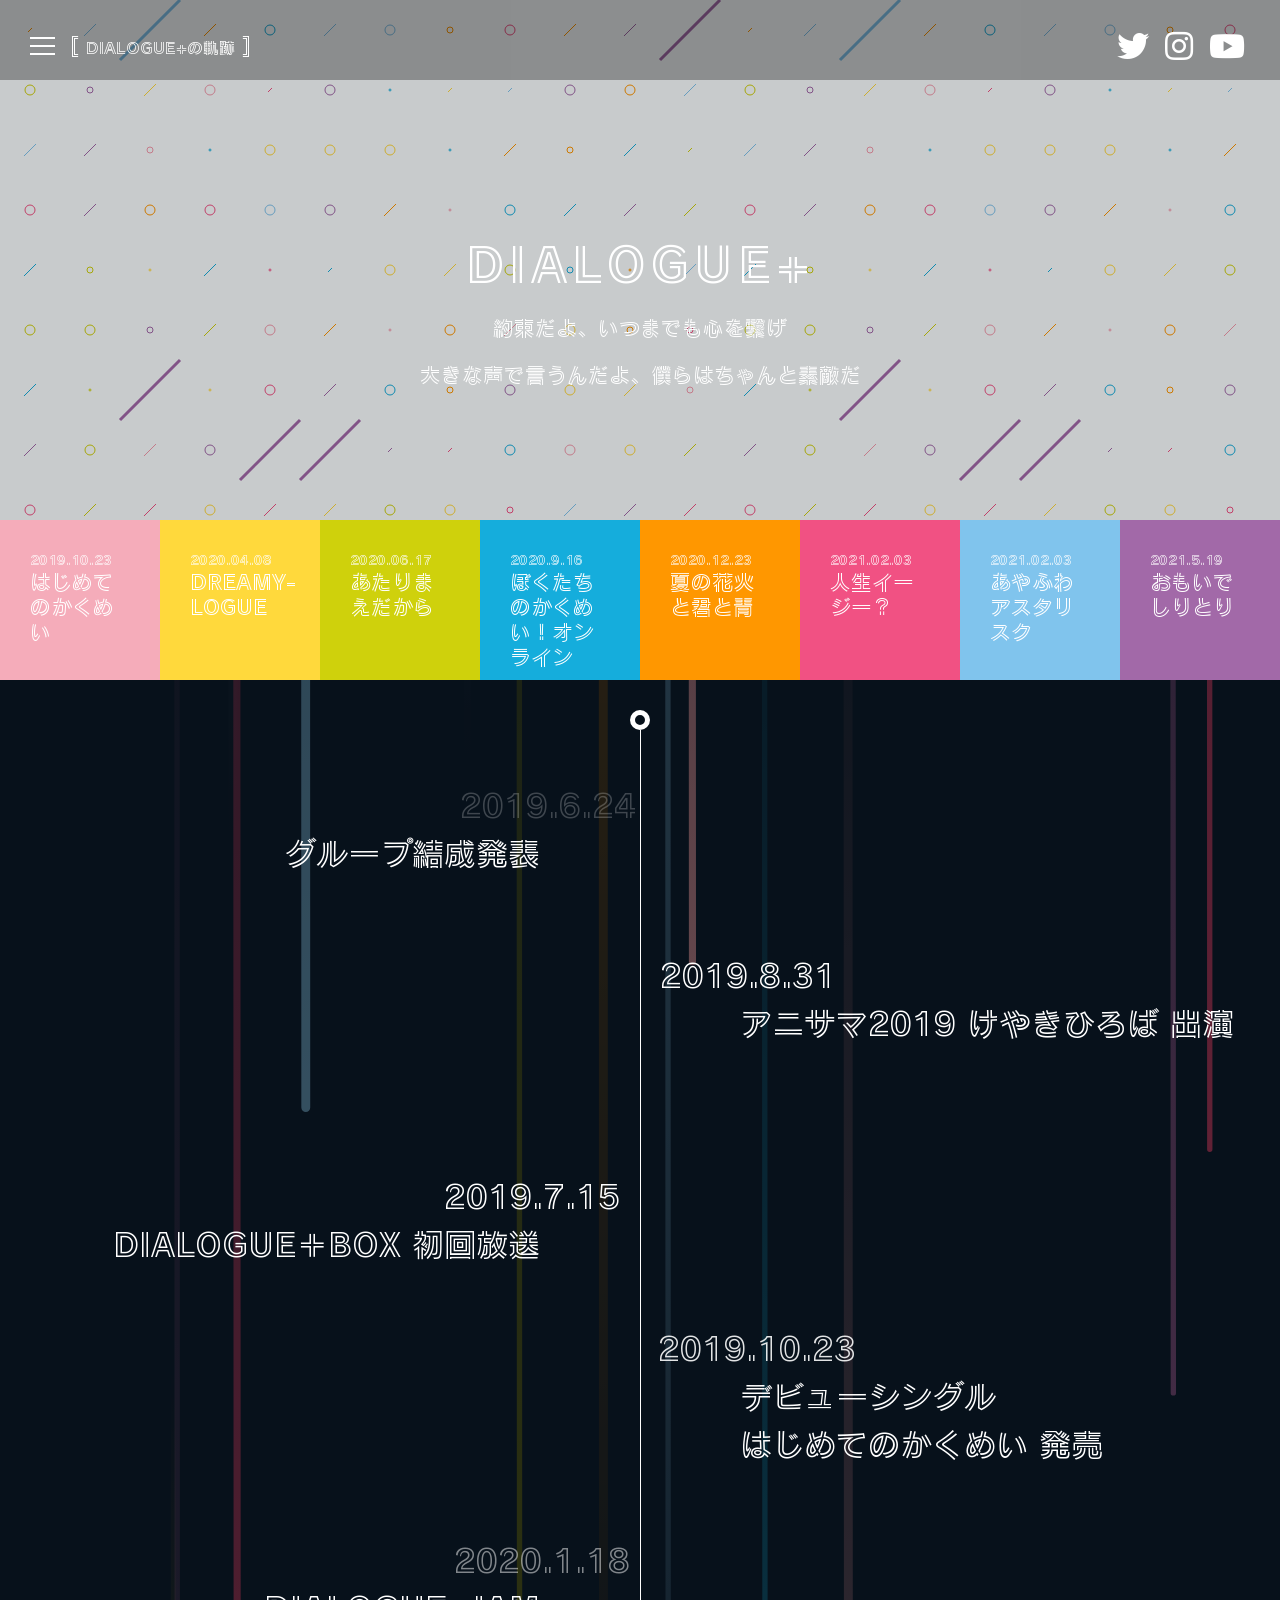
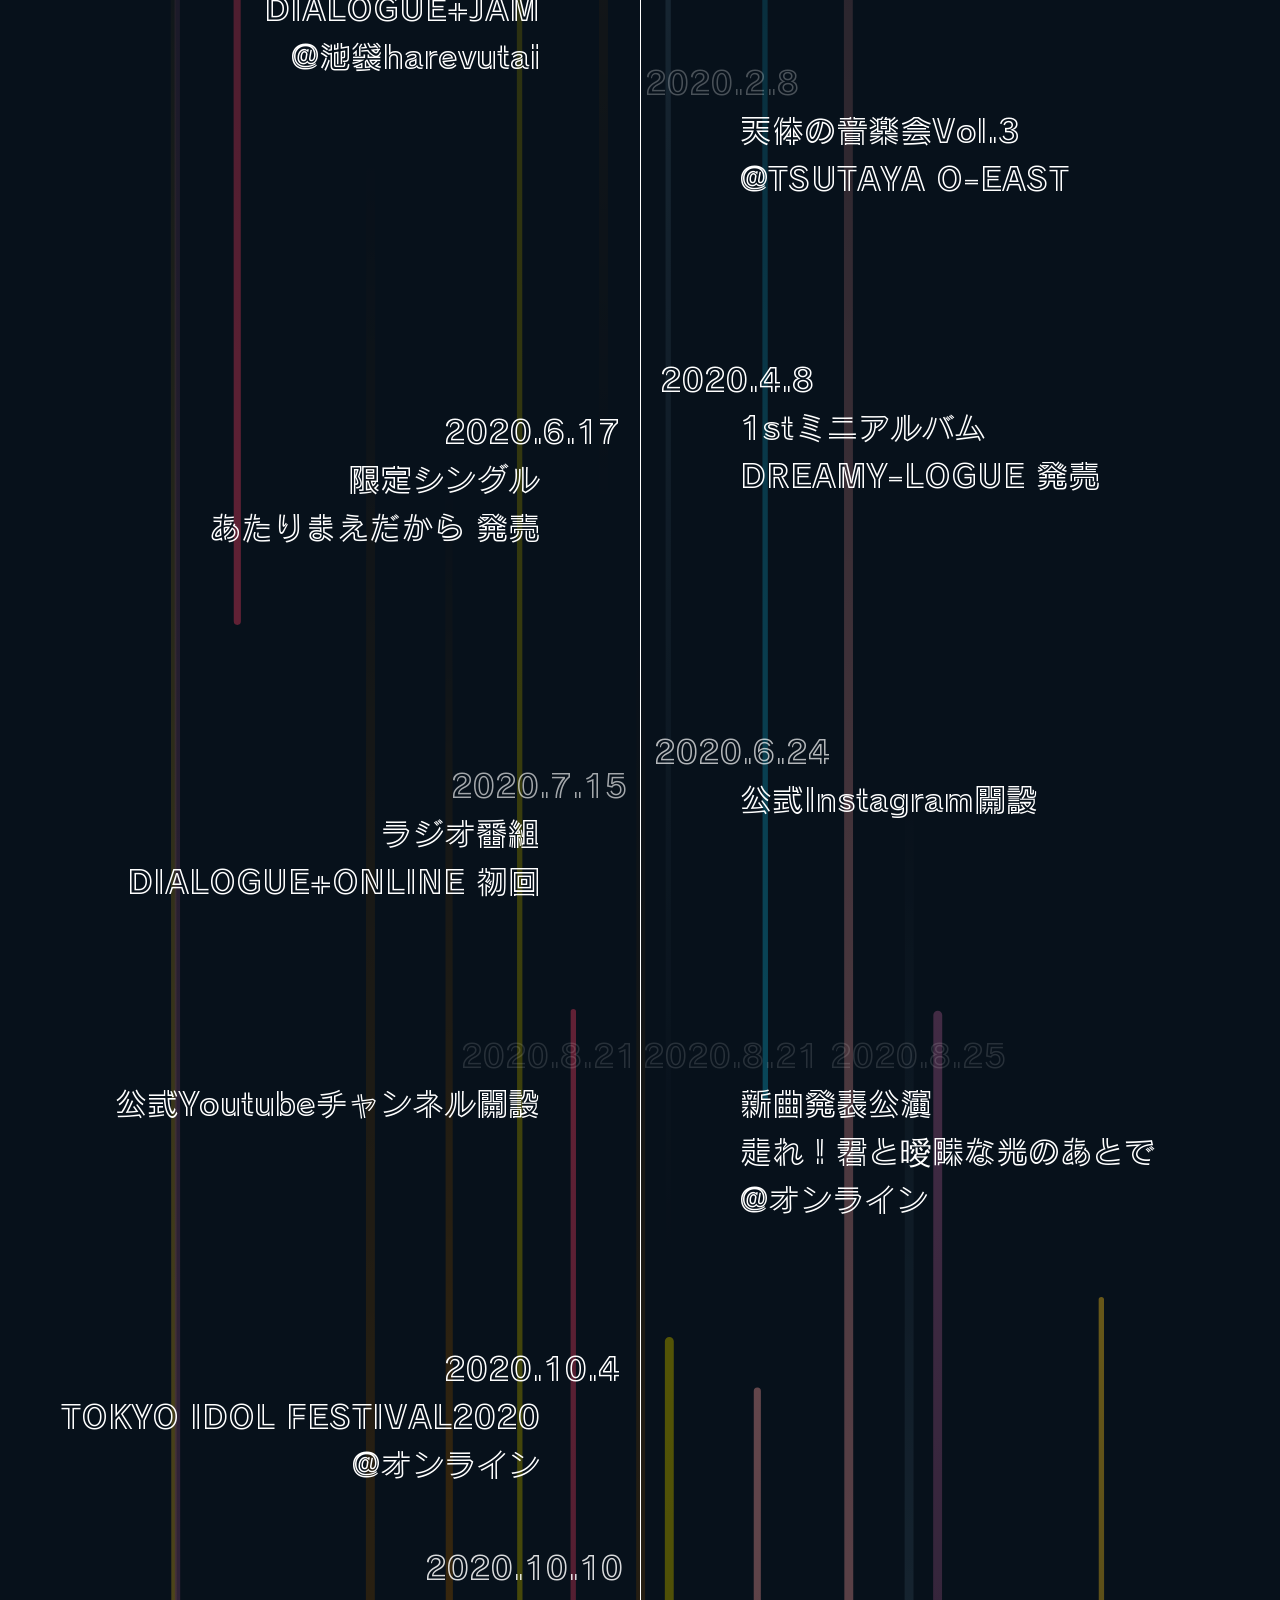
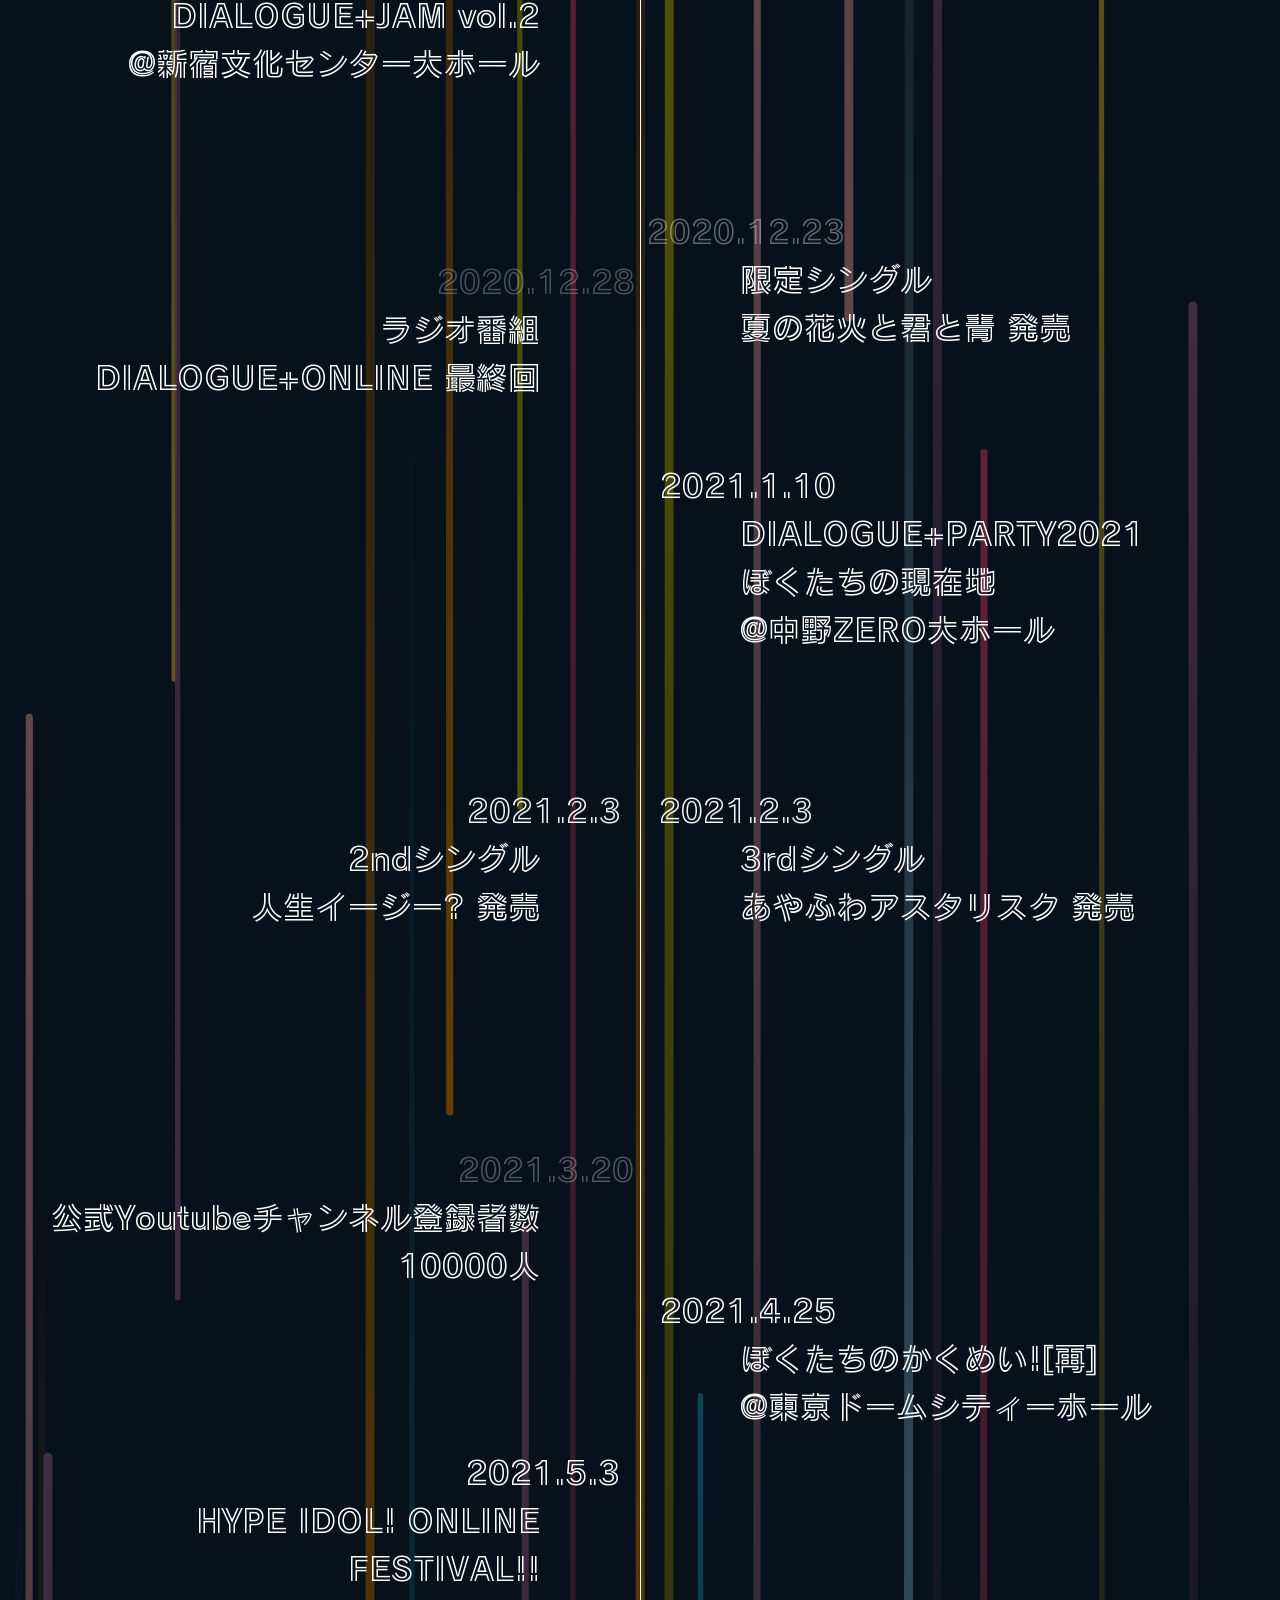
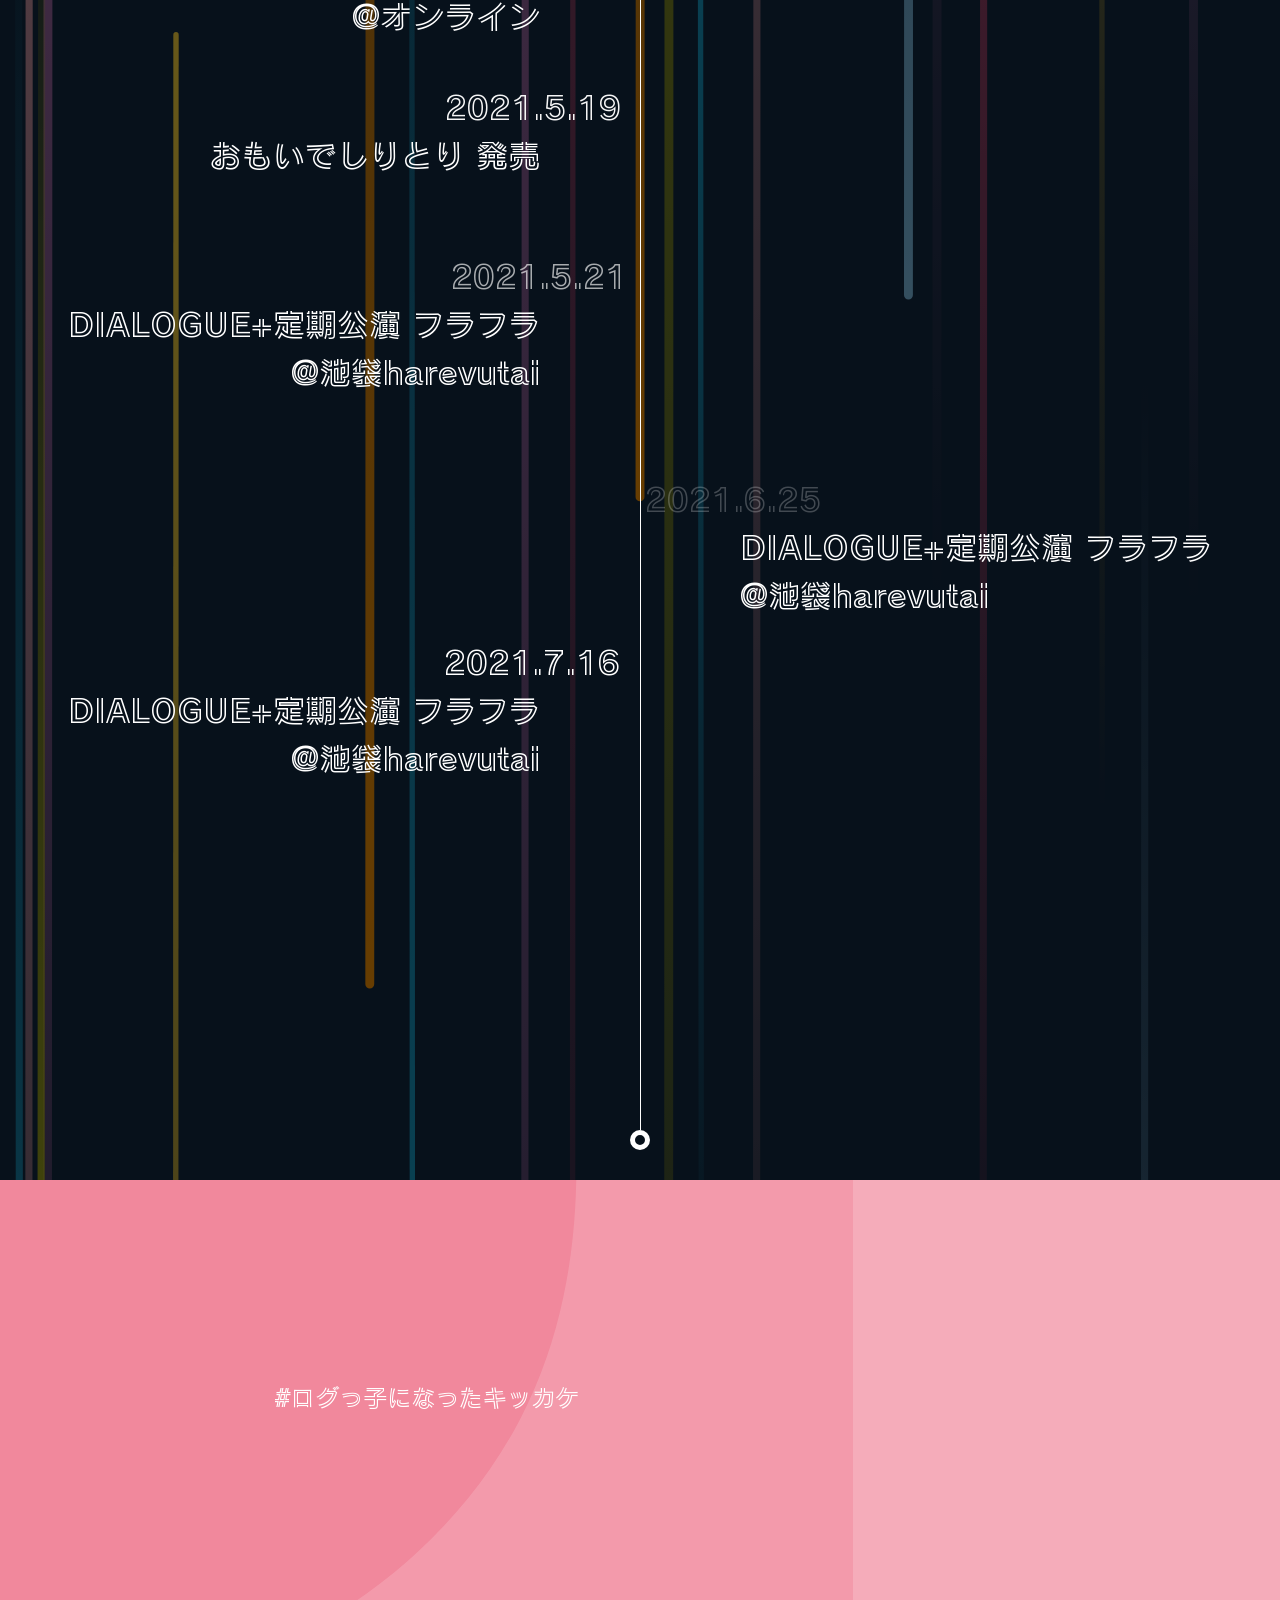
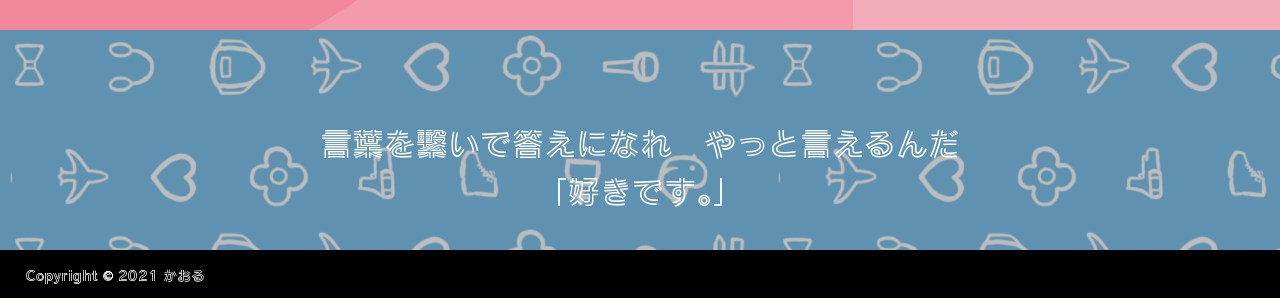
<file: index.html>
<!DOCTYPE html>
<html lang="en">
<head>
    <meta charset="UTF-8">
    <meta http-equiv="X-UA-Compatible" content="IE=edge">
    <meta name="viewport" content="width=100vw, initial-scale=0.86, maximum-scale=5.0, minimum-scale=0.86">
    <meta name="twitter:card" content="summary_large_image">
    <meta name="twitter:image" content="https://fcheukyin.github.io/dialogue-hajimari/img/eyecatch.png">
    <meta property="og:title" content="DIALOGUE+の軌跡"/>
    <meta property="og:description" content="ここに8人が歩んできた軌跡がある。"/>
    <meta property="og:url" content="https://fcheukyin.github.io/dialogue-hajimari/DIALOGUE.html"/>
    <meta property="og:image" content="https://fcheukyin.github.io/dialogue-hajimari/img/eyecatch.png"/>
    <meta property="og:image:width" content="1200"/>
    <meta property="og:image:height" content="600"/>
    <link rel="preconnect" href="https://fonts.gstatic.com">
    <link rel="stylesheet" href="https://use.fontawesome.com/releases/v5.15.3/css/all.css" integrity="sha384-SZXxX4whJ79/gErwcOYf+zWLeJdY/qpuqC4cAa9rOGUstPomtqpuNWT9wdPEn2fk" crossorigin="anonymous">
    <link href="https://fonts.googleapis.com/css2?family=Train+One&display=swap" rel="stylesheet">
    <link href="https://cdn.jsdelivr.net/npm/bootstrap@5.0.0/dist/css/bootstrap.min.css" rel="stylesheet" integrity="sha384-wEmeIV1mKuiNpC+IOBjI7aAzPcEZeedi5yW5f2yOq55WWLwNGmvvx4Um1vskeMj0" crossorigin="anonymous">
    <script src="https://cdn.jsdelivr.net/npm/bootstrap@5.0.0/dist/js/bootstrap.bundle.min.js" integrity="sha384-p34f1UUtsS3wqzfto5wAAmdvj+osOnFyQFpp4Ua3gs/ZVWx6oOypYoCJhGGScy+8" crossorigin="anonymous"></script>
    <script async src="https://platform.twitter.com/widgets.js" charset="utf-8"></script>
    <script async src="https://code.jquery.com/jquery-3.6.0.slim.js" charset="utf-8"></script>
    <link href="./css/animation.css" rel="stylesheet">
    <link href="./css/style.css" rel="stylesheet">
    <link href="./css/moblie.css" rel="stylesheet">
    <script async src="./js/dialogue.js" charset="utf-8"></script>
    <title>DIALOGUE+の軌跡</title>
</head>
<body>
    <header>
        <div class="ham">
            <span></span>
            <span></span>
            <span></span>
        </div>
        <div class="logo">
            <span>[</span><span>DIALOGUE+の軌跡</span><span>]</span>
        </div>
        <div class="sns-area d-none d-lg-inline-block">
            <a href="https://twitter.com/DIALOGUE_staff" target="_blank">
                <i class="fab fa-twitter"></i>
            </a>
            <a href="https://www.instagram.com/dialogue_staff/" target="_blank">
                <i class="fab fa-instagram"></i>
            </a>
            <a href="https://www.youtube.com/channel/UCHds7LkFqXgM7s2usAyzi7g" target="_blank">
                <i class="fab fa-youtube"></i>
            </a>
        </div>
    </header>
    <div class="menu">
        <div class="sns-area d-lg-none">
            <a href="https://twitter.com/DIALOGUE_staff" target="_blank">
                <i class="fab fa-twitter"></i>
            </a>
            <a href="https://www.instagram.com/dialogue_staff/" target="_blank">
                <i class="fab fa-instagram"></i>
            </a>
            <a href="https://www.youtube.com/channel/UCHds7LkFqXgM7s2usAyzi7g" target="_blank">
                <i class="fab fa-youtube"></i>
            </a>
        </div>
        <div class="container members-wrap">
            <div class="row">
                <div class="col-12">
                    <p class="title">MEMBER</p>
                </div>
            </div>
            <div class="row">
                <div class="col-lg-6 col-12">
                    <div class="member-wrap">
                        <p class="member">
                            内山悠里菜
                        </p>
                    </div>
                </div>
                <div class="col-lg-6 col-12">
                    <div class="member-wrap">
                        <p class="member">
                            稗田寧々
                        </p>
                        
                    </div>
                </div>
            </div>
            <div class="row">
                <div class="col-lg-6 col-12">
                    <div class="member-wrap">
                        <p class="member">
                            守屋亨香
                        </p>
                        
                    </div>
                </div>
                <div class="col-lg-6 col-12">
                    <div class="member-wrap">
                        <p class="member">
                            緒方佑奈
                        </p>
                        
                    </div>
                </div>
            </div>
            <div class="row">
                <div class="col-lg-6 col-12">
                    <div class="member-wrap">
                        <p class="member">
                            鷹村彩花
                        </p>
                        
                    </div>
                </div>
                <div class="col-lg-6 col-12">
                    <div class="member-wrap">
                        <p class="member">
                            宮原颯希
                        </p>
                        
                    </div>
                </div>
            </div>
            <div class="row">
                <div class="col-lg-6 col-12">
                    <div class="member-wrap">
                        <p class="member">
                            飯塚麻結
                        </p>
                        
                    </div>
                </div>
                <div class="col-lg-6 col-12">
                    <div class="member-wrap">
                        <p class="member">
                            村上まなつ
                        </p>
                        
                    </div>
                </div>
            </div>
        </div>
    </div>
    <div class="banner-wrap">
        <div class="catch-text">
            <h2>DIALOGUE+</h2>
            <p>約束だよ、いつまでも心を繋げ</p>
            <p>大きな声で言うんだよ、僕らはちゃんと素敵だ</p>
        </div>
    </div>
    <div class="disco-wrap">
        <a href="https://dialogue-music.jp/discography/01_hajimeteno-kakumei/" target="_blank">
            <div class="disco disco-1">
                <div class="fixed">
                    <span class="release">2019.10.23</span>
                    <h2>はじめてのかくめい</h2>
                </div>
                <div class="color"></div>
            </div>
        </a>
        <a href="https://dialogue-music.jp/discography/02_dreamy-logue/" target="_blank">
            <div class="disco disco-2">
                <div class="fixed">
                    <span class="release">2020.04.08</span>
                    <h2>DREAMY-LOGUE</h2>
                </div>
                <div class="color"></div>
            </div>
        </a>
        <a href="https://dialogue-music.jp/discography/03_atarimaedakara/" target="_blank">
            <div class="disco disco-3">
                <div class="fixed">
                    <span class="release">2020.06.17</span>
                    <h2>あたりまえだから</h2>
                </div>
                <div class="color"></div>
            </div>
        </a>
        <a href="https://dialogue-music.jp/discography/04_1stlive/" target="_blank">
            <div class="disco disco-4">
                <div class="fixed">
                    <span class="release">2020.9.16</span>
                    <h2>ぼくたちのかくめい！オンライン</h2>
                </div>
                <div class="color"></div>
            </div>
        </a>
        <a href="https://dialogue-music.jp/discography/07_natsuno-hanabi/" target="_blank">
            <div class="disco disco-5">
                <div class="fixed">
                    <span class="release">2020.12.23</span>
                    <h2>夏の花火と君と青</h2>
                </div>
                <div class="color"></div>
            </div>
        </a>
        <a href="https://dialogue-music.jp/discography/05_jinsei-easy/" target="_blank">
            <div class="disco disco-6">
                <div class="fixed">
                    <span class="release">2021.02.03</span>
                    <h2>人生イージー？</h2>
                </div>
                <div class="color"></div>
            </div>
        </a>
        <a href="https://dialogue-music.jp/discography/06_ayafuwa/" target="_blank">
            <div class="disco disco-7">
                <div class="fixed">
                    <span class="release">2021.02.03</span>
                    <h2>あやふわアスタリスク</h2>
                </div>
                <div class="color"></div>
            </div>
        </a>
        <a href="https://dialogue-music.jp/discography/08_omoide-shiritori/" target="_blank">
            <div class="disco disco-8">
                <div class="fixed">
                    <span class="release">2021.5.19</span>
                    <h2>おもいでしりとり</h2>
                </div>
                <div class="color"></div>
            </div>
        </a>
    </div>
    <div class="timeline-wrap">
        <div class="dot top"></div>
        <div class="dot bottom"></div>
        <div class="timeline">
            <div class="line"></div>
            <div class="column-left">
                <div class="event">
                    <p class="date animation-element">2019.6.24</p>
                    <p class="description">グループ結成発表</p>
                </div>
                <div class="event">
                    <p class="date animation-element">2019.7.15</p>
                    <p class="description">
                        DIALOGUE＋BOX 初回放送
                    </p>
                </div>
                <div class="event">
                    <p class="date animation-element">2020.1.18</p>
                    <p class="description">DIALOGUE+JAM<br>@池袋harevutai</p>
                </div>
                           
                <div class="event">
                    <p class="date animation-element">2020.6.17</p>
                    <p class="description">
                        限定シングル<br>あたりまえだから 発売</p>
                </div>
                    <div class="event">
                        <p class="date animation-element">2020.7.15</p>
                        <p class="description">
                            ラジオ番組<br>DIALOGUE+ONLINE 初回
                        </p>
                    </div>
                    
                <div class="event">
                    <p class="date animation-element">2020.8.21</p>
                    <p class="description">
                        公式Youtubeチャンネル開設
                    </p>
                </div>
                
                <div class="event">
                    <p class="date animation-element">2020.10.4</p>
                    <p class="description">TOKYO IDOL FESTIVAL2020<br>@オンライン</p>
                </div>
                <div class="event">
                    <p class="date animation-element">2020.10.10</p>
                    <p class="description">DIALOGUE+JAM vol.2<br>@新宿文化センター大ホール</p>
                </div>
                
                <div class="event">
                    <p class="date animation-element">2020.12.28</p>
                    <p class="description">
                        ラジオ番組<br>DIALOGUE+ONLINE 最終回
                    </p>
                </div>
               
                <div class="event">
                    <p class="date animation-element">2021.2.3</p>
                    <p class="description">
                        2ndシングル<br>人生イージー? 発売</p>
                </div>
                
                <div class="event">
                    <p class="date animation-element">2021.3.20</p>
                    <p class="description">公式Youtubeチャンネル登録者数10000人</p>
                </div>
                
                <div class="event">
                    <p class="date animation-element">2021.5.3</p>
                    <p class="description">HYPE IDOL! ONLINE FESTIVAL!!<br>@オンライン</p>
                </div>
                <div class="event">
                    <p class="date animation-element">2021.5.19</p>
                    <p class="description">
                        おもいでしりとり 発売</p>
                </div>
                <div class="event">
                    <p class="date animation-element">2021.5.21</p>
                    <p class="description">DIALOGUE+定期公演 フラフラ<br>@池袋harevutai</p>
                </div>
                
                <div class="event">
                    <p class="date animation-element">2021.7.16</p>
                    <p class="description">DIALOGUE+定期公演 フラフラ<br>@池袋harevutai</p>
                </div>
            </div>
            <div class="column-right">
                <div class="event">
                    <p class="date animation-element">2019.8.31</p>
                    <p class="description">
                        アニサマ2019 けやきひろば 出演
                    </p>
                </div>
                <div class="event">
                    <p class="date animation-element">2019.10.23</p>
                    <p class="description">デビューシングル<br>はじめてのかくめい 発売</p>
                </div>
                <div class="event">
                    <p class="date animation-element">2020.2.8</p>
                    <p class="description">天体の音楽会Vol.3<br>@TSUTAYA O-EAST</p>
                </div>
                <div class="event">
                    <p class="date animation-element">2020.4.8</p>
                    <p class="description">
                        1stミニアルバム<br>DREAMY-LOGUE 発売</p>
                </div>
                <div class="event">
                    <p class="date animation-element">2020.6.24</p>
                    <p class="description">
                        公式Instagram開設
                    </p>
                </div>
                <div class="event">
                    <p class="date animation-element">2020.8.21 2020.8.25</p>
                    <p class="description">新曲発表公演<br>走れ！君と曖昧な光のあとで<br>@オンライン</p>
                </div>
                <div class="event">
                    <p class="date animation-element">2020.12.23</p>
                    <p class="description">
                        限定シングル<br>夏の花火と君と青 発売</p>
                </div>
                <div class="event">
                    <p class="date animation-element">2021.1.10</p>
                    <p class="description">DIALOGUE+PARTY2021<br>ぼくたちの現在地<br>@中野ZERO大ホール</p>
                </div>
                <div class="event">
                    <p class="date animation-element">2021.2.3</p>
                    <p class="description">
                        3rdシングル<br>あやふわアスタリスク 発売</p>
                </div>
                <div class="event">
                    <p class="date animation-element">2021.4.25</p>
                    <p class="description">ぼくたちのかくめい![再]<br>@東京ドームシティーホール</p>
                </div>
                <div class="event">
                    <p class="date animation-element">2021.6.25</p>
                    <p class="description">DIALOGUE+定期公演 フラフラ<br>@池袋harevutai</p>
                </div>
            </div>
        </div>
    </div>
    <div class="container-fluid h-100">
        <div class="row h-100">
            <div class="col-lg-8 col-md-12">
                <div class="title-wrap">
                    <div class="catch-text animation-element">
                        <h4>#ログっ子になったキッカケ</h4>
                    </div>
                </div>
            </div>
            <div class="col-lg-4 col-md-12">
                <div class="tweet-wrap">
                    <div class="tweet" tweetID="1390630145300439045"></div>
                </div>
            </div>
        </div>
    </div>
    <div class="phrase-wrap last">
        <p>言葉を繋いで答えになれ　やっと言えるんだ<br>「好きです。」</p>
    </div>
    <div class="footer">
        <p><small>Copyright © 2021 かおる</small>
    </div>
</body>
</html>
</file>
<file: css/animation.css>
@keyframes out {
    0% {opacity: 1;}
    100% {opacity: 0;}
}
@keyframes in {
    0%, 50% {opacity: 0;}
    100% {opacity: 1;}
}
</file>
<file: css/style.css>
body::-webkit-scrollbar {
    display: none;
}
a, a:hover {
    text-decoration: none;
    color: #fff;
}
body {
    width: 100%;
    background: lightgoldenrodyellow;
    font-family: 'Train One', cursive;
    -ms-overflow-style: none;
    scrollbar-width: none;
    overflow-y: scroll; 
}
header {
    position: fixed;
    width: 100%;
    top: 0;
    left: 0;
    z-index: 9999;
    background: rgba(3,3,3,.3);
    transition: .5s ease-in-out;
}
header div {
    display: inline-block;
}
.ham {
    position: absolute;
    top: 35px;
    left: 30px;
    width: 25px;
    height: 25px;
}
.ham span {
    position: absolute;
    height: 2px;
    width: 100%;
    background-color: #fff;
    display: block;
    transition: .3s ease-in-out;
}
.ham span:nth-child(1) {
    top: 2px;
}
.ham span:nth-child(2) {
    top: 10px;
}
.ham span:nth-child(3) {
    top: 18px;
}
.ham.opened span:nth-child(1) {
    transform: rotate(45deg)translateY(11px);
}
.ham.opened span:nth-child(2) {
    opacity: 0;
}
.ham.opened span:nth-child(3) {
    transform: rotate(-45deg)translateY(-11px);
}
.logo {
    margin: 30px 0 0 70px;
    height: 50px;
    color: #fff;
    font-size: 1em;
}
.logo span{
    display: inline-block;
}
.logo span:nth-child(1) {
    font-size: 1.3em;
    margin-right: 8px;
}
.logo span:nth-child(3) {
    font-size: 1.3em;
    margin-left: 8px;
}
.sns-area {
    position: absolute;
    margin-top: 20px;
    height: 50px;
    right: 30px;
    color: #fff;
    font-size: 2em;
}
.sns-area a {
    margin-right: 5px;
}
.menu {
    position: fixed;
    top: 80px;
    left: 0;
    height: calc(100% - 80px);
    width: 100%;
    background: rgba(3,3,3,.7);
    visibility: hidden;
    opacity: 0;
    z-index: 9999;
    transition: .5s ease-in-out;
}
.menu.opened {
    visibility: visible;
    opacity: 1;
}
.members-wrap {
    margin-top: 80px;
    z-index: 9999;
    color: #fff;
}
.members-wrap .title {
    font-size: 3em;
    text-align: center;
}
.member-wrap .member {
    font-size: 2em;
    text-align: center;
}
.banner-wrap {
    width: 100%;
    height: 520px;
    position: relative;
    background-image: url("data:image/svg+xml,%3csvg xmlns='http://www.w3.org/2000/svg' version='1.1' xmlns:xlink='http://www.w3.org/1999/xlink' xmlns:svgjs='http://svgjs.com/svgjs' width='1440' height='560' preserveAspectRatio='none' viewBox='0 0 1440 560'%3e%3cg mask='url(%26quot%3b%23SvgjsMask1333%26quot%3b)' fill='none'%3e%3crect width='1440' height='560' x='0' y='0' fill='rgba(250%2c 253%2c 255%2c 1)'%3e%3c/rect%3e%3cuse xlink:href='%23SvgjsSymbol1340' x='0' y='0'%3e%3c/use%3e%3cuse xlink:href='%23SvgjsSymbol1340' x='720' y='0'%3e%3c/use%3e%3c/g%3e%3cdefs%3e%3cmask id='SvgjsMask1333'%3e%3crect width='1440' height='560' fill='white'%3e%3c/rect%3e%3c/mask%3e%3cpath d='M-1 0 a1 1 0 1 0 2 0 a1 1 0 1 0 -2 0z' id='SvgjsPath1338'%3e%3c/path%3e%3cpath d='M-3 0 a3 3 0 1 0 6 0 a3 3 0 1 0 -6 0z' id='SvgjsPath1337'%3e%3c/path%3e%3cpath d='M-5 0 a5 5 0 1 0 10 0 a5 5 0 1 0 -10 0z' id='SvgjsPath1335'%3e%3c/path%3e%3cpath d='M2 -2 L-2 2z' id='SvgjsPath1334'%3e%3c/path%3e%3cpath d='M6 -6 L-6 6z' id='SvgjsPath1336'%3e%3c/path%3e%3cpath d='M30 -30 L-30 30z' id='SvgjsPath1339'%3e%3c/path%3e%3c/defs%3e%3csymbol id='SvgjsSymbol1340'%3e%3cuse xlink:href='%23SvgjsPath1334' x='30' y='30' stroke='rgba(255%2c 151%2c 0%2c 1)'%3e%3c/use%3e%3cuse xlink:href='%23SvgjsPath1335' x='30' y='90' stroke='rgba(207%2c 209%2c 12%2c 1)'%3e%3c/use%3e%3cuse xlink:href='%23SvgjsPath1336' x='30' y='150' stroke='rgba(128%2c 196%2c 237%2c 1)'%3e%3c/use%3e%3cuse xlink:href='%23SvgjsPath1335' x='30' y='210' stroke='rgba(241%2c 81%2c 131%2c 1)'%3e%3c/use%3e%3cuse xlink:href='%23SvgjsPath1336' x='30' y='270' stroke='rgba(21%2c 173%2c 220%2c 1)'%3e%3c/use%3e%3cuse xlink:href='%23SvgjsPath1335' x='30' y='330' stroke='rgba(207%2c 209%2c 12%2c 1)'%3e%3c/use%3e%3cuse xlink:href='%23SvgjsPath1336' x='30' y='390' stroke='rgba(21%2c 173%2c 220%2c 1)'%3e%3c/use%3e%3cuse xlink:href='%23SvgjsPath1336' x='30' y='450' stroke='rgba(162%2c 105%2c 168%2c 1)'%3e%3c/use%3e%3cuse xlink:href='%23SvgjsPath1335' x='30' y='510' stroke='rgba(241%2c 81%2c 131%2c 1)'%3e%3c/use%3e%3cuse xlink:href='%23SvgjsPath1334' x='30' y='570' stroke='rgba(128%2c 196%2c 237%2c 1)'%3e%3c/use%3e%3cuse xlink:href='%23SvgjsPath1336' x='90' y='30' stroke='rgba(128%2c 196%2c 237%2c 1)'%3e%3c/use%3e%3cuse xlink:href='%23SvgjsPath1337' x='90' y='90' stroke='rgba(162%2c 105%2c 168%2c 1)'%3e%3c/use%3e%3cuse xlink:href='%23SvgjsPath1336' x='90' y='150' stroke='rgba(162%2c 105%2c 168%2c 1)'%3e%3c/use%3e%3cuse xlink:href='%23SvgjsPath1336' x='90' y='210' stroke='rgba(162%2c 105%2c 168%2c 1)'%3e%3c/use%3e%3cuse xlink:href='%23SvgjsPath1337' x='90' y='270' stroke='rgba(207%2c 209%2c 12%2c 1)'%3e%3c/use%3e%3cuse xlink:href='%23SvgjsPath1335' x='90' y='330' stroke='rgba(207%2c 209%2c 12%2c 1)'%3e%3c/use%3e%3cuse xlink:href='%23SvgjsPath1338' x='90' y='390' stroke='rgba(207%2c 209%2c 12%2c 1)'%3e%3c/use%3e%3cuse xlink:href='%23SvgjsPath1335' x='90' y='450' stroke='rgba(207%2c 209%2c 12%2c 1)'%3e%3c/use%3e%3cuse xlink:href='%23SvgjsPath1336' x='90' y='510' stroke='rgba(207%2c 209%2c 12%2c 1)'%3e%3c/use%3e%3cuse xlink:href='%23SvgjsPath1336' x='90' y='570' stroke='rgba(255%2c 217%2c 60%2c 1)'%3e%3c/use%3e%3cuse xlink:href='%23SvgjsPath1339' x='150' y='30' stroke='rgba(128%2c 196%2c 237%2c 1)' stroke-width='3'%3e%3c/use%3e%3cuse xlink:href='%23SvgjsPath1336' x='150' y='90' stroke='rgba(255%2c 217%2c 60%2c 1)'%3e%3c/use%3e%3cuse xlink:href='%23SvgjsPath1337' x='150' y='150' stroke='rgba(243%2c 154%2c 171%2c 1)'%3e%3c/use%3e%3cuse xlink:href='%23SvgjsPath1335' x='150' y='210' stroke='rgba(255%2c 151%2c 0%2c 1)'%3e%3c/use%3e%3cuse xlink:href='%23SvgjsPath1338' x='150' y='270' stroke='rgba(255%2c 217%2c 60%2c 1)'%3e%3c/use%3e%3cuse xlink:href='%23SvgjsPath1337' x='150' y='330' stroke='rgba(162%2c 105%2c 168%2c 1)'%3e%3c/use%3e%3cuse xlink:href='%23SvgjsPath1339' x='150' y='390' stroke='rgba(162%2c 105%2c 168%2c 1)' stroke-width='3'%3e%3c/use%3e%3cuse xlink:href='%23SvgjsPath1336' x='150' y='450' stroke='rgba(243%2c 154%2c 171%2c 1)'%3e%3c/use%3e%3cuse xlink:href='%23SvgjsPath1336' x='150' y='510' stroke='rgba(241%2c 81%2c 131%2c 1)'%3e%3c/use%3e%3cuse xlink:href='%23SvgjsPath1335' x='150' y='570' stroke='rgba(241%2c 81%2c 131%2c 1)'%3e%3c/use%3e%3cuse xlink:href='%23SvgjsPath1336' x='210' y='30' stroke='rgba(255%2c 151%2c 0%2c 1)'%3e%3c/use%3e%3cuse xlink:href='%23SvgjsPath1335' x='210' y='90' stroke='rgba(243%2c 154%2c 171%2c 1)'%3e%3c/use%3e%3cuse xlink:href='%23SvgjsPath1338' x='210' y='150' stroke='rgba(21%2c 173%2c 220%2c 1)'%3e%3c/use%3e%3cuse xlink:href='%23SvgjsPath1335' x='210' y='210' stroke='rgba(241%2c 81%2c 131%2c 1)'%3e%3c/use%3e%3cuse xlink:href='%23SvgjsPath1336' x='210' y='270' stroke='rgba(21%2c 173%2c 220%2c 1)'%3e%3c/use%3e%3cuse xlink:href='%23SvgjsPath1336' x='210' y='330' stroke='rgba(207%2c 209%2c 12%2c 1)'%3e%3c/use%3e%3cuse xlink:href='%23SvgjsPath1338' x='210' y='390' stroke='rgba(255%2c 217%2c 60%2c 1)'%3e%3c/use%3e%3cuse xlink:href='%23SvgjsPath1335' x='210' y='450' stroke='rgba(162%2c 105%2c 168%2c 1)'%3e%3c/use%3e%3cuse xlink:href='%23SvgjsPath1335' x='210' y='510' stroke='rgba(255%2c 217%2c 60%2c 1)'%3e%3c/use%3e%3cuse xlink:href='%23SvgjsPath1335' x='210' y='570' stroke='rgba(255%2c 151%2c 0%2c 1)'%3e%3c/use%3e%3cuse xlink:href='%23SvgjsPath1335' x='270' y='30' stroke='rgba(21%2c 173%2c 220%2c 1)'%3e%3c/use%3e%3cuse xlink:href='%23SvgjsPath1334' x='270' y='90' stroke='rgba(241%2c 81%2c 131%2c 1)'%3e%3c/use%3e%3cuse xlink:href='%23SvgjsPath1335' x='270' y='150' stroke='rgba(255%2c 217%2c 60%2c 1)'%3e%3c/use%3e%3cuse xlink:href='%23SvgjsPath1335' x='270' y='210' stroke='rgba(128%2c 196%2c 237%2c 1)'%3e%3c/use%3e%3cuse xlink:href='%23SvgjsPath1338' x='270' y='270' stroke='rgba(241%2c 81%2c 131%2c 1)'%3e%3c/use%3e%3cuse xlink:href='%23SvgjsPath1335' x='270' y='330' stroke='rgba(243%2c 154%2c 171%2c 1)'%3e%3c/use%3e%3cuse xlink:href='%23SvgjsPath1335' x='270' y='390' stroke='rgba(241%2c 81%2c 131%2c 1)'%3e%3c/use%3e%3cuse xlink:href='%23SvgjsPath1339' x='270' y='450' stroke='rgba(162%2c 105%2c 168%2c 1)' stroke-width='3'%3e%3c/use%3e%3cuse xlink:href='%23SvgjsPath1336' x='270' y='510' stroke='rgba(241%2c 81%2c 131%2c 1)'%3e%3c/use%3e%3cuse xlink:href='%23SvgjsPath1336' x='270' y='570' stroke='rgba(241%2c 81%2c 131%2c 1)'%3e%3c/use%3e%3cuse xlink:href='%23SvgjsPath1336' x='330' y='30' stroke='rgba(128%2c 196%2c 237%2c 1)'%3e%3c/use%3e%3cuse xlink:href='%23SvgjsPath1335' x='330' y='90' stroke='rgba(162%2c 105%2c 168%2c 1)'%3e%3c/use%3e%3cuse xlink:href='%23SvgjsPath1335' x='330' y='150' stroke='rgba(255%2c 217%2c 60%2c 1)'%3e%3c/use%3e%3cuse xlink:href='%23SvgjsPath1335' x='330' y='210' stroke='rgba(162%2c 105%2c 168%2c 1)'%3e%3c/use%3e%3cuse xlink:href='%23SvgjsPath1334' x='330' y='270' stroke='rgba(21%2c 173%2c 220%2c 1)'%3e%3c/use%3e%3cuse xlink:href='%23SvgjsPath1336' x='330' y='330' stroke='rgba(255%2c 151%2c 0%2c 1)'%3e%3c/use%3e%3cuse xlink:href='%23SvgjsPath1336' x='330' y='390' stroke='rgba(162%2c 105%2c 168%2c 1)'%3e%3c/use%3e%3cuse xlink:href='%23SvgjsPath1339' x='330' y='450' stroke='rgba(162%2c 105%2c 168%2c 1)' stroke-width='3'%3e%3c/use%3e%3cuse xlink:href='%23SvgjsPath1336' x='330' y='510' stroke='rgba(255%2c 217%2c 60%2c 1)'%3e%3c/use%3e%3cuse xlink:href='%23SvgjsPath1337' x='330' y='570' stroke='rgba(207%2c 209%2c 12%2c 1)'%3e%3c/use%3e%3cuse xlink:href='%23SvgjsPath1335' x='390' y='30' stroke='rgba(128%2c 196%2c 237%2c 1)'%3e%3c/use%3e%3cuse xlink:href='%23SvgjsPath1338' x='390' y='90' stroke='rgba(21%2c 173%2c 220%2c 1)'%3e%3c/use%3e%3cuse xlink:href='%23SvgjsPath1335' x='390' y='150' stroke='rgba(255%2c 217%2c 60%2c 1)'%3e%3c/use%3e%3cuse xlink:href='%23SvgjsPath1336' x='390' y='210' stroke='rgba(255%2c 151%2c 0%2c 1)'%3e%3c/use%3e%3cuse xlink:href='%23SvgjsPath1335' x='390' y='270' stroke='rgba(255%2c 217%2c 60%2c 1)'%3e%3c/use%3e%3cuse xlink:href='%23SvgjsPath1338' x='390' y='330' stroke='rgba(243%2c 154%2c 171%2c 1)'%3e%3c/use%3e%3cuse xlink:href='%23SvgjsPath1335' x='390' y='390' stroke='rgba(21%2c 173%2c 220%2c 1)'%3e%3c/use%3e%3cuse xlink:href='%23SvgjsPath1334' x='390' y='450' stroke='rgba(162%2c 105%2c 168%2c 1)'%3e%3c/use%3e%3cuse xlink:href='%23SvgjsPath1335' x='390' y='510' stroke='rgba(207%2c 209%2c 12%2c 1)'%3e%3c/use%3e%3cuse xlink:href='%23SvgjsPath1337' x='390' y='570' stroke='rgba(21%2c 173%2c 220%2c 1)'%3e%3c/use%3e%3cuse xlink:href='%23SvgjsPath1337' x='450' y='30' stroke='rgba(255%2c 151%2c 0%2c 1)'%3e%3c/use%3e%3cuse xlink:href='%23SvgjsPath1334' x='450' y='90' stroke='rgba(255%2c 217%2c 60%2c 1)'%3e%3c/use%3e%3cuse xlink:href='%23SvgjsPath1338' x='450' y='150' stroke='rgba(21%2c 173%2c 220%2c 1)'%3e%3c/use%3e%3cuse xlink:href='%23SvgjsPath1338' x='450' y='210' stroke='rgba(243%2c 154%2c 171%2c 1)'%3e%3c/use%3e%3cuse xlink:href='%23SvgjsPath1336' x='450' y='270' stroke='rgba(255%2c 217%2c 60%2c 1)'%3e%3c/use%3e%3cuse xlink:href='%23SvgjsPath1335' x='450' y='330' stroke='rgba(255%2c 151%2c 0%2c 1)'%3e%3c/use%3e%3cuse xlink:href='%23SvgjsPath1337' x='450' y='390' stroke='rgba(255%2c 151%2c 0%2c 1)'%3e%3c/use%3e%3cuse xlink:href='%23SvgjsPath1334' x='450' y='450' stroke='rgba(241%2c 81%2c 131%2c 1)'%3e%3c/use%3e%3cuse xlink:href='%23SvgjsPath1335' x='450' y='510' stroke='rgba(255%2c 217%2c 60%2c 1)'%3e%3c/use%3e%3cuse xlink:href='%23SvgjsPath1335' x='450' y='570' stroke='rgba(21%2c 173%2c 220%2c 1)'%3e%3c/use%3e%3cuse xlink:href='%23SvgjsPath1335' x='510' y='30' stroke='rgba(241%2c 81%2c 131%2c 1)'%3e%3c/use%3e%3cuse xlink:href='%23SvgjsPath1334' x='510' y='90' stroke='rgba(128%2c 196%2c 237%2c 1)'%3e%3c/use%3e%3cuse xlink:href='%23SvgjsPath1336' x='510' y='150' stroke='rgba(255%2c 151%2c 0%2c 1)'%3e%3c/use%3e%3cuse xlink:href='%23SvgjsPath1335' x='510' y='210' stroke='rgba(21%2c 173%2c 220%2c 1)'%3e%3c/use%3e%3cuse xlink:href='%23SvgjsPath1335' x='510' y='270' stroke='rgba(207%2c 209%2c 12%2c 1)'%3e%3c/use%3e%3cuse xlink:href='%23SvgjsPath1336' x='510' y='330' stroke='rgba(243%2c 154%2c 171%2c 1)'%3e%3c/use%3e%3cuse xlink:href='%23SvgjsPath1335' x='510' y='390' stroke='rgba(162%2c 105%2c 168%2c 1)'%3e%3c/use%3e%3cuse xlink:href='%23SvgjsPath1335' x='510' y='450' stroke='rgba(21%2c 173%2c 220%2c 1)'%3e%3c/use%3e%3cuse xlink:href='%23SvgjsPath1337' x='510' y='510' stroke='rgba(241%2c 81%2c 131%2c 1)'%3e%3c/use%3e%3cuse xlink:href='%23SvgjsPath1334' x='510' y='570' stroke='rgba(21%2c 173%2c 220%2c 1)'%3e%3c/use%3e%3cuse xlink:href='%23SvgjsPath1336' x='570' y='30' stroke='rgba(255%2c 151%2c 0%2c 1)'%3e%3c/use%3e%3cuse xlink:href='%23SvgjsPath1335' x='570' y='90' stroke='rgba(162%2c 105%2c 168%2c 1)'%3e%3c/use%3e%3cuse xlink:href='%23SvgjsPath1337' x='570' y='150' stroke='rgba(255%2c 151%2c 0%2c 1)'%3e%3c/use%3e%3cuse xlink:href='%23SvgjsPath1336' x='570' y='210' stroke='rgba(21%2c 173%2c 220%2c 1)'%3e%3c/use%3e%3cuse xlink:href='%23SvgjsPath1337' x='570' y='270' stroke='rgba(21%2c 173%2c 220%2c 1)'%3e%3c/use%3e%3cuse xlink:href='%23SvgjsPath1335' x='570' y='330' stroke='rgba(255%2c 217%2c 60%2c 1)'%3e%3c/use%3e%3cuse xlink:href='%23SvgjsPath1335' x='570' y='390' stroke='rgba(255%2c 217%2c 60%2c 1)'%3e%3c/use%3e%3cuse xlink:href='%23SvgjsPath1335' x='570' y='450' stroke='rgba(243%2c 154%2c 171%2c 1)'%3e%3c/use%3e%3cuse xlink:href='%23SvgjsPath1336' x='570' y='510' stroke='rgba(128%2c 196%2c 237%2c 1)'%3e%3c/use%3e%3cuse xlink:href='%23SvgjsPath1336' x='570' y='570' stroke='rgba(243%2c 154%2c 171%2c 1)'%3e%3c/use%3e%3cuse xlink:href='%23SvgjsPath1336' x='630' y='30' stroke='rgba(162%2c 105%2c 168%2c 1)'%3e%3c/use%3e%3cuse xlink:href='%23SvgjsPath1335' x='630' y='90' stroke='rgba(255%2c 151%2c 0%2c 1)'%3e%3c/use%3e%3cuse xlink:href='%23SvgjsPath1336' x='630' y='150' stroke='rgba(21%2c 173%2c 220%2c 1)'%3e%3c/use%3e%3cuse xlink:href='%23SvgjsPath1336' x='630' y='210' stroke='rgba(162%2c 105%2c 168%2c 1)'%3e%3c/use%3e%3cuse xlink:href='%23SvgjsPath1338' x='630' y='270' stroke='rgba(255%2c 151%2c 0%2c 1)'%3e%3c/use%3e%3cuse xlink:href='%23SvgjsPath1337' x='630' y='330' stroke='rgba(255%2c 151%2c 0%2c 1)'%3e%3c/use%3e%3cuse xlink:href='%23SvgjsPath1336' x='630' y='390' stroke='rgba(255%2c 217%2c 60%2c 1)'%3e%3c/use%3e%3cuse xlink:href='%23SvgjsPath1335' x='630' y='450' stroke='rgba(255%2c 217%2c 60%2c 1)'%3e%3c/use%3e%3cuse xlink:href='%23SvgjsPath1336' x='630' y='510' stroke='rgba(162%2c 105%2c 168%2c 1)'%3e%3c/use%3e%3cuse xlink:href='%23SvgjsPath1336' x='630' y='570' stroke='rgba(128%2c 196%2c 237%2c 1)'%3e%3c/use%3e%3cuse xlink:href='%23SvgjsPath1339' x='690' y='30' stroke='rgba(162%2c 105%2c 168%2c 1)' stroke-width='3'%3e%3c/use%3e%3cuse xlink:href='%23SvgjsPath1336' x='690' y='90' stroke='rgba(128%2c 196%2c 237%2c 1)'%3e%3c/use%3e%3cuse xlink:href='%23SvgjsPath1334' x='690' y='150' stroke='rgba(207%2c 209%2c 12%2c 1)'%3e%3c/use%3e%3cuse xlink:href='%23SvgjsPath1336' x='690' y='210' stroke='rgba(207%2c 209%2c 12%2c 1)'%3e%3c/use%3e%3cuse xlink:href='%23SvgjsPath1336' x='690' y='270' stroke='rgba(128%2c 196%2c 237%2c 1)'%3e%3c/use%3e%3cuse xlink:href='%23SvgjsPath1337' x='690' y='330' stroke='rgba(241%2c 81%2c 131%2c 1)'%3e%3c/use%3e%3cuse xlink:href='%23SvgjsPath1337' x='690' y='390' stroke='rgba(243%2c 154%2c 171%2c 1)'%3e%3c/use%3e%3cuse xlink:href='%23SvgjsPath1336' x='690' y='450' stroke='rgba(207%2c 209%2c 12%2c 1)'%3e%3c/use%3e%3cuse xlink:href='%23SvgjsPath1336' x='690' y='510' stroke='rgba(241%2c 81%2c 131%2c 1)'%3e%3c/use%3e%3cuse xlink:href='%23SvgjsPath1338' x='690' y='570' stroke='rgba(207%2c 209%2c 12%2c 1)'%3e%3c/use%3e%3c/symbol%3e%3c/svg%3e");
}
.banner-wrap:after {
    position:absolute;
    content: '';
    top: 0;
    height: 100%;
    width: 100%;
    background: rgba(3,3,3,.2);
    z-index: 0;
}
.catch-text {
    position: absolute;
    top: 45%;
    left: 50%;
    text-align: center;
    transform: translateX(-50%);
    color: #fff;
    z-index: 2;
}
.catch-text h2 {
    font-size: 3em;
    letter-spacing: 5px;
    margin-bottom: 20px;
}
.catch-text p {
    font-size: 1.3em;
    font-weight: light;
}
.kikkake-wrap {
    width: 100%;
    height: 500px;
}
.kikkake-wrap div {
    display: inline-block;
}
.title-wrap {
    position: relative;
    height: 450px;
    background-image: url("data:image/svg+xml,%3csvg xmlns='http://www.w3.org/2000/svg' version='1.1' xmlns:xlink='http://www.w3.org/1999/xlink' xmlns:svgjs='http://svgjs.com/svgjs' width='1440' height='560' preserveAspectRatio='none' viewBox='0 0 1440 560'%3e%3cg mask='url(%26quot%3b%23SvgjsMask1003%26quot%3b)' fill='none'%3e%3crect width='1440' height='560' x='0' y='0' fill='rgba(243%2c 154%2c 171%2c 1)'%3e%3c/rect%3e%3cpath d='M0%2c508.223C101.601%2c508.946%2c204.216%2c504.895%2c294.403%2c458.101C389.811%2c408.598%2c471.658%2c333.427%2c520.963%2c237.916C571.627%2c139.772%2c583.175%2c27.571%2c573.447%2c-82.449C563.319%2c-196.999%2c537.814%2c-313.889%2c464.351%2c-402.362C390.173%2c-491.696%2c283.357%2c-560.875%2c167.692%2c-571.105C58.272%2c-580.782%2c-34.06%2c-501.549%2c-133.674%2c-455.253C-217.653%2c-416.223%2c-302.741%2c-384.174%2c-370.452%2c-320.999C-444.078%2c-252.305%2c-515.461%2c-175.439%2c-538.61%2c-77.44C-562.723%2c24.639%2c-544.441%2c133.332%2c-500.245%2c228.454C-456.217%2c323.214%2c-382.92%2c402.928%2c-291.724%2c453.931C-203.612%2c503.209%2c-100.953%2c507.505%2c0%2c508.223' fill='%23f1889c'%3e%3c/path%3e%3cpath d='M1440 1103.5729999999999C1554.269 1117.829 1674.215 1135.825 1778.011 1085.955 1887.18 1033.504 1969.7469999999998 935.075 2020.031 824.8910000000001 2070.308 714.723 2079.2889999999998 590.378 2058.629 471.055 2038.35 353.933 1983.529 246.296 1904.48 157.526 1826.15 69.56400000000002 1727.454-1.350999999999999 1613.041-29.325000000000045 1501.357-56.63199999999995 1386.899-28.93399999999997 1276.757 4.046000000000049 1167.121 36.875 1042.6480000000001 65.42399999999998 978.988 160.531 916.463 253.942 969.1410000000001 378.751 951.629 489.783 933.773 602.993 833.938 711.004 875.308 817.886 916.545 924.424 1050.229 956.306 1152.166 1007.8779999999999 1244.25 1054.465 1337.596 1090.798 1440 1103.5729999999999' fill='%23f5acba'%3e%3c/path%3e%3c/g%3e%3cdefs%3e%3cmask id='SvgjsMask1003'%3e%3crect width='1440' height='560' fill='white'%3e%3c/rect%3e%3c/mask%3e%3c/defs%3e%3c/svg%3e");
}
.tweet-wrap {
    position: relative;
    height: 450px;
    background-color: #f5acba;
    display: flex;
    justify-content: center;
    align-items: center;
}
.disco-wrap {
    width: 100%;
    height: calc(100vw/8);
    display: flex;
}
.disco-wrap a {
    display: block;
    min-width: calc(100vw/8);
    height: calc(100vw/8);
    text-decoration: none;
}
.disco {
    position: relative;
    width: 100%;
    height: 100%;
    color: #fff;
}
.disco-1 {
    background: #f5acba;
}
.disco-2 {
    background: #ffd93c;
}
.disco-3 {
    background: #cfd10c;
}
.disco-4 {
    background: #15addc;
}
.disco-5 {
    background: #ff9700;
}
.disco-6 {
    background: #f15183;
}
.disco-7 {
    background: #80c4ed;
}
.disco-8 {
    background: #a269a8;
}
.disco .fixed {
    position: absolute;
    min-height: 80%;
    padding: 30px 30px 0;
    z-index: 2;
}
.release {
    font-size: .8em;
    display: block;
}
.fixed h2 {
    font-size: 1.3em;
}
.disco .color {
    background-color: inherit;
    height: 100%;
    left: 0;
    position: absolute;
    top: 0;
    -webkit-transform: translate3d(0,0,0);
    transform: translate3d(0,0,0);
    -webkit-transition: -webkit-transform .35s;
    transition: transform .35s;
    width: 100%;
    z-index: 1;
}
.row div {
    padding-left: 0;
    padding-right: 0;
}
.container-fluid {
    width: 100%;
    display: block;
}
.tweet.animate-out {
    animation: out 1.5s forwards;
}
.tweet.animate-in {
    animation: in 3s forwards;
}
.timeline-wrap {
    position: relative;
    display: flex;
    width: 100%;
    height: 5300px;
    background-size: cover;
    background-image: url("data:image/svg+xml,%3csvg xmlns='http://www.w3.org/2000/svg' version='1.1' xmlns:xlink='http://www.w3.org/1999/xlink' xmlns:svgjs='http://svgjs.com/svgjs' width='1440' height='7000' preserveAspectRatio='none' viewBox='0 0 1440 7000'%3e%3cg mask='url(%26quot%3b%23SvgjsMask1889%26quot%3b)' fill='none'%3e%3crect width='1440' height='7000' x='0' y='0' fill='rgba(16%2c 39%2c 64%2c 1)'%3e%3c/rect%3e%3cpath d='M198 4674L197 9430' stroke-width='6' stroke='url(%23SvgjsLinearGradient1890)' stroke-linecap='round' class='Up'%3e%3c/path%3e%3cpath d='M1055 2177L1054 5305' stroke-width='10' stroke='url(%23SvgjsLinearGradient1891)' stroke-linecap='round' class='Up'%3e%3c/path%3e%3cpath d='M861 2269L860 -601' stroke-width='6' stroke='url(%23SvgjsLinearGradient1892)' stroke-linecap='round' class='Down'%3e%3c/path%3e%3cpath d='M1240 5545L1239 2497' stroke-width='6' stroke='url(%23SvgjsLinearGradient1890)' stroke-linecap='round' class='Up'%3e%3c/path%3e%3cpath d='M33 3642L32 8500' stroke-width='8' stroke='url(%23SvgjsLinearGradient1893)' stroke-linecap='round' class='Up'%3e%3c/path%3e%3cpath d='M526 92L525 -4489' stroke-width='8' stroke='url(%23SvgjsLinearGradient1894)' stroke-linecap='round' class='Up'%3e%3c/path%3e%3cpath d='M49 5972L48 10886' stroke-width='8' stroke='url(%23SvgjsLinearGradient1895)' stroke-linecap='round' class='Down'%3e%3c/path%3e%3cpath d='M752 2445L751 -1845' stroke-width='6' stroke='url(%23SvgjsLinearGradient1894)' stroke-linecap='round' class='Up'%3e%3c/path%3e%3cpath d='M645 2173L644 6925' stroke-width='6' stroke='url(%23SvgjsLinearGradient1896)' stroke-linecap='round' class='Up'%3e%3c/path%3e%3cpath d='M721 1754L720 5194' stroke-width='10' stroke='url(%23SvgjsLinearGradient1897)' stroke-linecap='round' class='Down'%3e%3c/path%3e%3cpath d='M464 6317L463 3242' stroke-width='6' stroke='url(%23SvgjsLinearGradient1892)' stroke-linecap='round' class='Down'%3e%3c/path%3e%3cpath d='M789 6208L788 4405' stroke-width='6' stroke='url(%23SvgjsLinearGradient1898)' stroke-linecap='round' class='Up'%3e%3c/path%3e%3cpath d='M585 3743L584 -1378' stroke-width='6' stroke='url(%23SvgjsLinearGradient1899)' stroke-linecap='round' class='Down'%3e%3c/path%3e%3cpath d='M417 1214L416 5742' stroke-width='10' stroke='url(%23SvgjsLinearGradient1897)' stroke-linecap='round' class='Down'%3e%3c/path%3e%3cpath d='M852 2600L851 6797' stroke-width='8' stroke='url(%23SvgjsLinearGradient1893)' stroke-linecap='round' class='Up'%3e%3c/path%3e%3cpath d='M196 3599L195 777' stroke-width='6' stroke='url(%23SvgjsLinearGradient1900)' stroke-linecap='round' class='Down'%3e%3c/path%3e%3cpath d='M22 6636L21 4429' stroke-width='8' stroke='url(%23SvgjsLinearGradient1892)' stroke-linecap='round' class='Down'%3e%3c/path%3e%3cpath d='M54 4474L53 7132' stroke-width='10' stroke='url(%23SvgjsLinearGradient1891)' stroke-linecap='round' class='Up'%3e%3c/path%3e%3cpath d='M679 1602L678 -3523' stroke-width='10' stroke='url(%23SvgjsLinearGradient1901)' stroke-linecap='round' class='Up'%3e%3c/path%3e%3cpath d='M1361 528L1360 -3911' stroke-width='6' stroke='url(%23SvgjsLinearGradient1895)' stroke-linecap='round' class='Down'%3e%3c/path%3e%3cpath d='M779 317L778 -2267' stroke-width='8' stroke='url(%23SvgjsLinearGradient1902)' stroke-linecap='round' class='Down'%3e%3c/path%3e%3cpath d='M1023 1909L1022 4967' stroke-width='10' stroke='url(%23SvgjsLinearGradient1903)' stroke-linecap='round' class='Down'%3e%3c/path%3e%3cpath d='M753 2544L752 7356' stroke-width='10' stroke='url(%23SvgjsLinearGradient1904)' stroke-linecap='round' class='Up'%3e%3c/path%3e%3cpath d='M955 3192L954 -366' stroke-width='10' stroke='url(%23SvgjsLinearGradient1902)' stroke-linecap='round' class='Down'%3e%3c/path%3e%3cpath d='M1320 802L1319 -1696' stroke-width='6' stroke='url(%23SvgjsLinearGradient1905)' stroke-linecap='round' class='Down'%3e%3c/path%3e%3cpath d='M262 180L261 -4097' stroke-width='10' stroke='url(%23SvgjsLinearGradient1894)' stroke-linecap='round' class='Up'%3e%3c/path%3e%3cpath d='M344 481L343 -3435' stroke-width='10' stroke='url(%23SvgjsLinearGradient1903)' stroke-linecap='round' class='Down'%3e%3c/path%3e%3cpath d='M178 6569L177 9318' stroke-width='6' stroke='url(%23SvgjsLinearGradient1893)' stroke-linecap='round' class='Up'%3e%3c/path%3e%3cpath d='M506 4086L505 1583' stroke-width='8' stroke='url(%23SvgjsLinearGradient1897)' stroke-linecap='round' class='Down'%3e%3c/path%3e%3cpath d='M200 4295L199 -701' stroke-width='6' stroke='url(%23SvgjsLinearGradient1905)' stroke-linecap='round' class='Down'%3e%3c/path%3e%3cpath d='M1288 5063L1287 7835' stroke-width='8' stroke='url(%23SvgjsLinearGradient1903)' stroke-linecap='round' class='Down'%3e%3c/path%3e%3cpath d='M47 4207L46 6609' stroke-width='8' stroke='url(%23SvgjsLinearGradient1899)' stroke-linecap='round' class='Down'%3e%3c/path%3e%3cpath d='M1107 3344L1106 6428' stroke-width='8' stroke='url(%23SvgjsLinearGradient1896)' stroke-linecap='round' class='Up'%3e%3c/path%3e%3cpath d='M591 4217L590 7901' stroke-width='8' stroke='url(%23SvgjsLinearGradient1891)' stroke-linecap='round' class='Up'%3e%3c/path%3e%3cpath d='M1343 5310L1342 3179' stroke-width='10' stroke='url(%23SvgjsLinearGradient1891)' stroke-linecap='round' class='Up'%3e%3c/path%3e%3cpath d='M267 1734L266 -1511' stroke-width='8' stroke='url(%23SvgjsLinearGradient1895)' stroke-linecap='round' class='Down'%3e%3c/path%3e%3c/g%3e%3cdefs%3e%3cmask id='SvgjsMask1889'%3e%3crect width='1440' height='7000' fill='white'%3e%3c/rect%3e%3c/mask%3e%3clinearGradient x1='0%25' y1='100%25' x2='0%25' y2='0%25' id='SvgjsLinearGradient1890'%3e%3cstop stop-color='rgba(255%2c 217%2c 60%2c 0)' offset='0'%3e%3c/stop%3e%3cstop stop-color='rgba(255%2c 217%2c 60%2c 1)' offset='1'%3e%3c/stop%3e%3c/linearGradient%3e%3clinearGradient x1='0%25' y1='100%25' x2='0%25' y2='0%25' id='SvgjsLinearGradient1891'%3e%3cstop stop-color='rgba(162%2c 105%2c 168%2c 0)' offset='0'%3e%3c/stop%3e%3cstop stop-color='rgba(162%2c 105%2c 168%2c 1)' offset='1'%3e%3c/stop%3e%3c/linearGradient%3e%3clinearGradient x1='0%25' y1='0%25' x2='0%25' y2='100%25' id='SvgjsLinearGradient1892'%3e%3cstop stop-color='rgba(21%2c 173%2c 220%2c 0)' offset='0'%3e%3c/stop%3e%3cstop stop-color='rgba(21%2c 173%2c 220%2c 1)' offset='1'%3e%3c/stop%3e%3c/linearGradient%3e%3clinearGradient x1='0%25' y1='100%25' x2='0%25' y2='0%25' id='SvgjsLinearGradient1893'%3e%3cstop stop-color='rgba(245%2c 172%2c 186%2c 0)' offset='0'%3e%3c/stop%3e%3cstop stop-color='rgba(245%2c 172%2c 186%2c 1)' offset='1'%3e%3c/stop%3e%3c/linearGradient%3e%3clinearGradient x1='0%25' y1='100%25' x2='0%25' y2='0%25' id='SvgjsLinearGradient1894'%3e%3cstop stop-color='rgba(128%2c 196%2c 237%2c 0)' offset='0'%3e%3c/stop%3e%3cstop stop-color='rgba(128%2c 196%2c 237%2c 1)' offset='1'%3e%3c/stop%3e%3c/linearGradient%3e%3clinearGradient x1='0%25' y1='0%25' x2='0%25' y2='100%25' id='SvgjsLinearGradient1895'%3e%3cstop stop-color='rgba(241%2c 81%2c 131%2c 0)' offset='0'%3e%3c/stop%3e%3cstop stop-color='rgba(241%2c 81%2c 131%2c 1)' offset='1'%3e%3c/stop%3e%3c/linearGradient%3e%3clinearGradient x1='0%25' y1='100%25' x2='0%25' y2='0%25' id='SvgjsLinearGradient1896'%3e%3cstop stop-color='rgba(241%2c 81%2c 131%2c 0)' offset='0'%3e%3c/stop%3e%3cstop stop-color='rgba(241%2c 81%2c 131%2c 1)' offset='1'%3e%3c/stop%3e%3c/linearGradient%3e%3clinearGradient x1='0%25' y1='0%25' x2='0%25' y2='100%25' id='SvgjsLinearGradient1897'%3e%3cstop stop-color='rgba(255%2c 151%2c 0%2c 0)' offset='0'%3e%3c/stop%3e%3cstop stop-color='rgba(255%2c 151%2c 0%2c 1)' offset='1'%3e%3c/stop%3e%3c/linearGradient%3e%3clinearGradient x1='0%25' y1='100%25' x2='0%25' y2='0%25' id='SvgjsLinearGradient1898'%3e%3cstop stop-color='rgba(21%2c 173%2c 220%2c 0)' offset='0'%3e%3c/stop%3e%3cstop stop-color='rgba(21%2c 173%2c 220%2c 1)' offset='1'%3e%3c/stop%3e%3c/linearGradient%3e%3clinearGradient x1='0%25' y1='0%25' x2='0%25' y2='100%25' id='SvgjsLinearGradient1899'%3e%3cstop stop-color='rgba(207%2c 209%2c 12%2c 0)' offset='0'%3e%3c/stop%3e%3cstop stop-color='rgba(207%2c 209%2c 12%2c 1)' offset='1'%3e%3c/stop%3e%3c/linearGradient%3e%3clinearGradient x1='0%25' y1='0%25' x2='0%25' y2='100%25' id='SvgjsLinearGradient1900'%3e%3cstop stop-color='rgba(255%2c 217%2c 60%2c 0)' offset='0'%3e%3c/stop%3e%3cstop stop-color='rgba(255%2c 217%2c 60%2c 1)' offset='1'%3e%3c/stop%3e%3c/linearGradient%3e%3clinearGradient x1='0%25' y1='100%25' x2='0%25' y2='0%25' id='SvgjsLinearGradient1901'%3e%3cstop stop-color='rgba(255%2c 151%2c 0%2c 0)' offset='0'%3e%3c/stop%3e%3cstop stop-color='rgba(255%2c 151%2c 0%2c 1)' offset='1'%3e%3c/stop%3e%3c/linearGradient%3e%3clinearGradient x1='0%25' y1='0%25' x2='0%25' y2='100%25' id='SvgjsLinearGradient1902'%3e%3cstop stop-color='rgba(245%2c 172%2c 186%2c 0)' offset='0'%3e%3c/stop%3e%3cstop stop-color='rgba(245%2c 172%2c 186%2c 1)' offset='1'%3e%3c/stop%3e%3c/linearGradient%3e%3clinearGradient x1='0%25' y1='0%25' x2='0%25' y2='100%25' id='SvgjsLinearGradient1903'%3e%3cstop stop-color='rgba(128%2c 196%2c 237%2c 0)' offset='0'%3e%3c/stop%3e%3cstop stop-color='rgba(128%2c 196%2c 237%2c 1)' offset='1'%3e%3c/stop%3e%3c/linearGradient%3e%3clinearGradient x1='0%25' y1='100%25' x2='0%25' y2='0%25' id='SvgjsLinearGradient1904'%3e%3cstop stop-color='rgba(207%2c 209%2c 12%2c 0)' offset='0'%3e%3c/stop%3e%3cstop stop-color='rgba(207%2c 209%2c 12%2c 1)' offset='1'%3e%3c/stop%3e%3c/linearGradient%3e%3clinearGradient x1='0%25' y1='0%25' x2='0%25' y2='100%25' id='SvgjsLinearGradient1905'%3e%3cstop stop-color='rgba(162%2c 105%2c 168%2c 0)' offset='0'%3e%3c/stop%3e%3cstop stop-color='rgba(162%2c 105%2c 168%2c 1)' offset='1'%3e%3c/stop%3e%3c/linearGradient%3e%3c/defs%3e%3c/svg%3e");
}
.timeline-wrap:after {
    position:absolute;
    content: '';
    top: 0;
    height: 100%;
    width: 100%;
    background: rgba(3,3,3,.6);
    z-index: 0;
}
.timeline-wrap .dot {
    position: absolute;
    left: 50%;
    margin-left: -10px;
    width: 20px;
    height: 20px;
    border: 5px solid #FFF;
    -webkit-border-radius: 10px;
    -moz-border-radius: 10px;
    border-radius: 10px;
    background: transparent;
    z-index: 10;
}
.dot.top {
    top: 30px;
}
.dot.bottom {
    bottom: 30px;
}
.timeline {
    position: relative;
    width: 100%;
    margin: 50px 0;
}
.timeline .line {
    position: absolute;
    display: inline-block;
    top: 0;
    left: 50%;
    height: 100%;
    border-left: 1px solid #fff;
    z-index: 9;
}
.timeline .column-left {
    position: absolute;
    left: 2%;
    display: inline-block;
    height: 100%;
    width: 48%;
}
.timeline .column-right {
    position: absolute;
    left: 50%;
    display: inline-block;
    height: 100%;
    width: 48%;
}
.column-right .event {
    position: absolute;
    z-index: 9;
    padding: 0 20px;
}
.column-left .event:nth-child(1) {
    top: 50px;
}
.column-left .event:nth-child(2) {
    top: 441px;
}
.column-left .event:nth-child(3) {
    top: 805px;
}
.column-left .event:nth-child(4) {
    top: 1276px;
}
.column-left .event:nth-child(5) {
    top: 1630px;
}
.column-left .event:nth-child(6) {
    top: 1900px;
}
.column-left .event:nth-child(7) {
    top: 2213px;
}
.column-left .event:nth-child(8) {
    top: 2412px;
}
.column-left .event:nth-child(9) {
    top: 2726px;
}
.column-left .event:nth-child(10) {
    top: 3255px;
}
.column-left .event:nth-child(11) {
    top: 3614px;
}
.column-left .event:nth-child(12) {
    top: 3917px;
}
.column-left .event:nth-child(13) {
    top: 4152px;
}
.column-left .event:nth-child(14) {
    top: 4321px;
}
.column-left .event:nth-child(15) {
    top: 4707px;
}
.column-right .event:nth-child(1) {
    top: 220px;
}
.column-right .event:nth-child(2) {
    top: 593px;
}
.column-right .event:nth-child(3) {
    top: 927px;
}
.column-right .event:nth-child(4) {
    top: 1224px;
}
.column-right .event:nth-child(5) {
    top: 1596px;
}
.column-right .event:nth-child(6) {
    top: 1900px;
}
.column-right .event:nth-child(7) {
    top: 2676px;
}
.column-right .event:nth-child(8) {
    top: 2930px;
}
.column-right .event:nth-child(9) {
    top: 3255px;
}
.column-right .event:nth-child(10) {
    top: 3755px;
}
.column-right .event:nth-child(11) {
    top: 4544px;
}
.column-left .event {
    position: absolute;
    right: 0;
    z-index: 9;
    padding: 0 20px;
}
.event p {
    font-size: 2em;
    color: #fff;
    margin-bottom: 0;
    z-index: 9;
}
.column-right .event p {
    text-align: start;
}
.column-left .event p {
    text-align: end;
}
.column-left .event .description {
    margin-right: 80px;
}
.column-right .event .description {
    margin-left: 80px;
}
.phrase-wrap {
    position: relative;
    width: 100%;
    height: 220px;
    background: #80c4ed;
    background-image: url('../img/background.png');
}
.phrase-wrap:before {
    content: '';
    position: absolute;
    width: 100%;
    height: 100%;
    background: rgba(3,3,3,.26);
    z-index: 1;
}
.phrase-wrap p {
    font-size: 2em;
    position: absolute;
    top: 40%;
    left: 50%;
    text-align: center;
    color:#fff;
    z-index: 2;
    transform: translateX(-50%);
}
.footer {
    width: 100%;
    height: 3em;
    background-color: #000;
}
.footer p {
    color: #fff;
    height: 3em;
    line-height: 3em;
    padding-left: 25px;
}
</file>
<file: css/moblie.css>
@media (max-width: 991px) {
    .logo {
        font-size: 1.1em;
    }
    .disco-wrap {
        display: block;
        min-height: calc(222px*8);
        width: 100%;
    }
    .disco-wrap a {
        position: relative;
        display: block;
        width: 100%;
        height: 222px;
    }
    .disco .fixed {
        position: absolute;
        top: 25%;
        left: 50%;
        transform: translate(-45%, -25%);
        width: 70%;
        padding: none;
    }
    .release {
        font-size: 1em;
        display: block;
    }
    .fixed h2 {
        font-size: 2em;
    }
    .title-wrap {
        height: 260px;
    }
    .event p {
        width: 140px;
        font-size: 1.1em;
        color: #fff;
        z-index: 9;
        overflow-wrap: break-word;
    }
    .column-left .event .description {
        margin-right: 7px;
    }
    .column-right .event .description {
        margin-left: 7px;
    }
    .phrase-wrap {
        height: 420px;
    }
    .phrase-wrap p {
        top: 30%;
        width: 75%;
    }
    .menu .sns-area {
        right: 50%;
        transform: translateX(50%);
    }
}
@media (min-width: 992px) {
    .members-wrap {
        width: 700px;
    }
    .members-wrap .member-wrap {
        height: 100px;
    }
    .disco-wrap a {
        position: relative;
        transition: transform .5s ease-out;
    }
    .disco-wrap a:before {
        position: absolute;
        content: '';
        top: 0;
        left: 0;
        height: 100%;
        width: 100%;
        background-color: rgba(3,3,3,.3);
        visibility: hidden;
        opacity: 0;
        z-index: 4;
        transition: .3s ease-out;
    }
    .disco-wrap a.expand {
        z-index: 5;
    }
    .disco-wrap a.expand .color {
        transform-origin: center;
        transform:scaleX(1.2);
    }
    .disco-wrap a.shrink .color {
        transform:scaleX(0.9);
    }
    .disco-wrap a.overlayed:before {
        visibility: visible;
        opacity: 1;
        z-index: 4;
        transition: .3s ease-out;
    }
}
@media(max-width:1150px) and (min-width: 950px) {
    .fixed h2 {
        font-size: 1em;
    }
}
</file>
